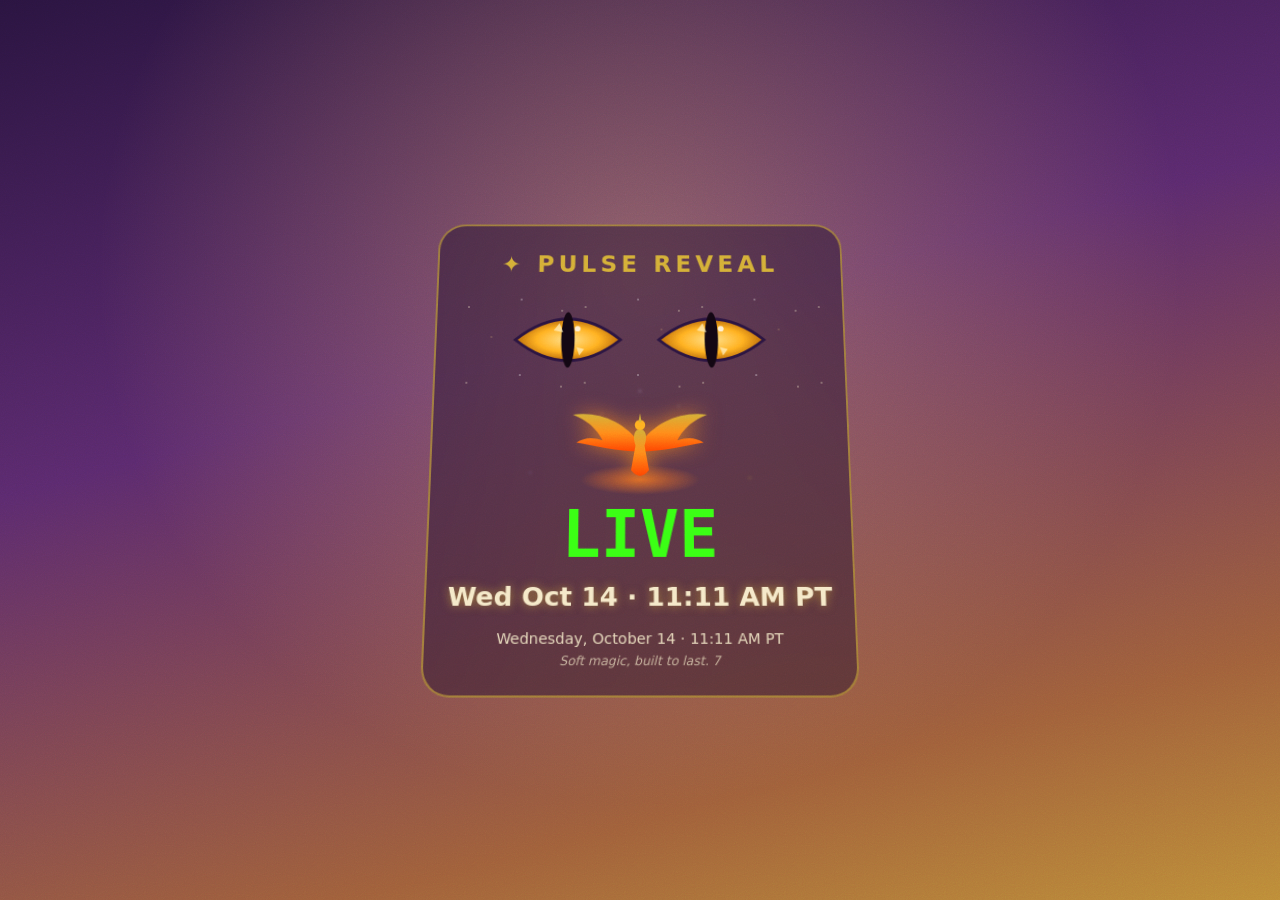
<file: pulse/index.html>
<!doctype html><html lang="en"><head><meta charset="utf-8">
<meta name="viewport" content="width=device-width,initial-scale=1,viewport-fit=cover">
<title>Pulse Reveal · 11:11 AM PT</title>
<meta name="description" content="Counting down to Wed Oct 14, 11:11 AM PT">
<link rel="icon" type="image/jpeg" href="https://cdn.jsdelivr.net/gh/tigerwillca/reynard-soft7-sepolia@ae7d304699989b945bfe8c0f4225f3a7fc952f83/images/033.jpg">
<meta name="theme-color" content="#2a1440">
<meta property="og:type" content="website">
<meta property="og:title" content="Pulse Reveal · 11:11 AM PT">
<meta property="og:description" content="Counting down to Wed Oct 14, 11:11 AM PT">
<meta property="og:url" content="https://tigerwillca.github.io/pulse-reveal/pulse/">
<meta property="og:image" content="https://tigerwillca.github.io/pulse-reveal/pulse/og.png">
<meta property="og:image:width" content="1200"><meta property="og:image:height" content="630">
<meta name="twitter:card" content="summary_large_image">
<meta name="twitter:title" content="Pulse Reveal · 11:11 AM PT">
<meta name="twitter:description" content="Counting down to Wed Oct 14, 11:11 AM PT">
<meta name="twitter:image" content="https://tigerwillca.github.io/pulse-reveal/pulse/og.png">
<style>
*{box-sizing:border-box;margin:0}
html,body{height:100%}
body{font-family:-apple-system,system-ui,"Segoe UI",sans-serif;color:#f5e9c8;display:flex;align-items:center;justify-content:center;padding:24px;
background:radial-gradient(ellipse at 50% 30%,rgba(255,200,110,.35),transparent 60%),linear-gradient(165deg,#2a1440 0%,#5b2a6e 40%,#a0603a 80%,#d4af37 115%);background-attachment:fixed}
body:after{content:"";position:fixed;inset:0;pointer-events:none;opacity:.14;mix-blend-mode:overlay;
background-image:url("data:image/svg+xml,%3Csvg xmlns='http://www.w3.org/2000/svg' width='160' height='160'%3E%3Cfilter id='n'%3E%3CfeTurbulence type='fractalNoise' baseFrequency='.9' numOctaves='3' stitchTiles='stitch'/%3E%3C/filter%3E%3Crect width='100%25' height='100%25' filter='url(%23n)'/%3E%3C/svg%3E")}
.card{width:min(420px,100%);text-align:center;padding:28px 20px 22px;border-radius:28px;border:2px solid rgba(212,175,55,.6);background:rgba(30,12,40,.45);backdrop-filter:blur(4px);animation:breathe 2s ease-in-out infinite}
@keyframes breathe{50%{border-color:rgba(57,255,20,.55);box-shadow:0 0 28px rgba(212,175,55,.35)}}
h1{color:#D4AF37;font-size:1.5rem;letter-spacing:.18em;font-weight:700}
.star{display:inline-block;color:#D4AF37;animation:tw 1.8s ease-in-out infinite}
@keyframes tw{50%{opacity:.35;transform:scale(.7) rotate(20deg)}}
svg{width:78%;max-width:300px;margin:18px auto 6px;display:block}
.pupil{transform-box:fill-box;transform-origin:center;animation:slit 5s ease-in-out infinite}
@keyframes slit{50%{transform:scaleX(.35)}}
#t{font:700 clamp(2.6rem,14vw,4rem)/1.1 ui-monospace,Menlo,monospace;color:#39FF14;margin:10px 0;animation:glow 1.25s ease-in-out infinite;font-variant-numeric:tabular-nums}
@keyframes glow{0%,100%{text-shadow:0 0 6px rgba(57,255,20,.5)}50%{text-shadow:0 0 18px #39FF14,0 0 32px rgba(57,255,20,.5)}}
footer{font-size:.9rem;opacity:.9;line-height:1.6}footer small{display:block;opacity:.75;font-style:italic}
.phx{width:150px;margin:14px auto 0;filter:drop-shadow(0 0 10px rgba(255,140,26,.7));animation:pg 2.4s ease-in-out infinite}
@keyframes pg{50%{filter:drop-shadow(0 0 22px rgba(255,176,32,.95))}}
.wl,.wr{transform-box:fill-box;animation:flap 1.6s ease-in-out infinite}.wl{transform-origin:right bottom}.wr{transform-origin:left bottom}
@keyframes flap{50%{transform:scaleY(.6) rotate(0)}}
.rv{color:#f5e9c8;font-weight:700;font-size:clamp(1.2rem,6vw,1.6rem);margin:4px 0 14px;text-shadow:0 0 10px rgba(212,175,55,.6)}
.rp{position:fixed;width:20px;height:20px;margin:-10px;border-radius:50%;border:2px solid #D4AF37;pointer-events:none;animation:rp .7s ease-out forwards}
@keyframes rp{to{transform:scale(9);opacity:0}}
.card{transition:transform .2s ease-out}
body:before{content:"";position:fixed;inset:0;pointer-events:none;background:linear-gradient(165deg,#b48ad8 0%,#d79a4a 60%,#f0c060 110%);opacity:0;animation:warm 7s ease-in-out infinite}
@keyframes warm{50%{opacity:.45}}
.eyes{position:relative}.dust{position:absolute;inset:-10px 0;pointer-events:none;opacity:.55;background-image:radial-gradient(1.5px 1.5px at 10% 30%,#fff6d0,transparent),radial-gradient(1px 1px at 30% 70%,#ffe08a,transparent),radial-gradient(1.5px 1.5px at 55% 20%,#fff,transparent),radial-gradient(1px 1px at 75% 60%,#ffd27a,transparent),radial-gradient(1.5px 1.5px at 90% 35%,#fff6d0,transparent);background-size:120px 80px;animation:drift 14s linear infinite}
@keyframes drift{to{background-position:120px -80px}}
.eyes svg{position:relative}
.glint{animation:gl 3s ease-in-out infinite}@keyframes gl{50%{opacity:.2}}
.swirl{position:absolute;left:50%;top:50%;width:260px;height:260px;margin:-130px;pointer-events:none;opacity:.35;border-radius:50%;filter:blur(1.5px);
background-image:radial-gradient(2px 2px at 50% 6%,#e6dcff,transparent),radial-gradient(2px 2px at 92% 40%,#D4AF37,transparent),radial-gradient(1.5px 1.5px at 75% 88%,#c9c2e0,transparent),radial-gradient(2px 2px at 20% 85%,#ffd27a,transparent),radial-gradient(1.5px 1.5px at 8% 38%,#b9a2ff,transparent),radial-gradient(1.5px 1.5px at 35% 15%,#ffe08a,transparent),radial-gradient(1.5px 1.5px at 65% 12%,#ddd,transparent);animation:orb 8s linear infinite}
@keyframes orb{to{transform:rotate(360deg)}}
.zone{position:relative}
.rise{position:relative;animation:rise 6s ease-in-out infinite}
.rise:before{content:"";position:absolute;left:50%;bottom:-6px;width:120px;height:30px;margin-left:-60px;border-radius:50%;background:radial-gradient(rgba(255,120,30,.75),transparent 70%);animation:emb 3s ease-in-out infinite}
@keyframes rise{0%,100%{transform:translateY(6px)}50%{transform:translateY(-6px)}}
@keyframes emb{50%{opacity:.4;transform:scaleX(.8)}}
#intro{animation:introKill 0s 6s forwards;position:fixed;inset:0;z-index:9;display:flex;flex-direction:column;align-items:center;justify-content:center;background:rgba(24,10,36,.92);transition:opacity .6s}
@keyframes introKill{to{opacity:0;visibility:hidden;pointer-events:none}}
#intro.off{opacity:0;pointer-events:none}
.tb{display:none;position:relative;background:#3a3a3e;border-radius:22px;padding:14px 18px;box-shadow:0 0 40px rgba(255,176,32,.35);animation:tbg 2s ease-in-out infinite}
.tb:after{content:"";position:absolute;left:-4px;bottom:-4px;width:14px;height:14px;border-radius:50%;background:#3a3a3e}
.tb b{display:inline-block;width:11px;height:11px;margin:0 4px;border-radius:50%;background:#8e8e93;animation:dot 1.2s ease-in-out infinite}
.tb b:nth-child(2){animation-delay:.2s}.tb b:nth-child(3){animation-delay:.4s}
@keyframes dot{30%{background:#e5e5ea;transform:translateY(-3px)}}
@keyframes tbg{50%{box-shadow:0 0 60px rgba(255,176,32,.6)}}
.sp{position:relative;width:44px;height:44px;animation:spin 1s steps(12) infinite}
.sp i{position:absolute;left:20px;top:2px;width:4px;height:12px;border-radius:2px;background:#007AFF;transform-origin:2px 20px;clip-path:polygon(15% 0,85% 0,100% 100%,0 100%)}
@keyframes spin{to{transform:rotate(360deg)}}
#it{color:#D4AF37;font-weight:700;font-size:clamp(1.2rem,6vw,1.7rem);letter-spacing:.06em;text-shadow:0 0 14px rgba(212,175,55,.9);min-height:1.5em;margin-top:18px}
#pc{position:fixed;inset:0;z-index:10;pointer-events:none}
@media (prefers-reduced-motion:reduce){*{animation:none!important}#intro,#pc{display:none!important}.card{transition:none}}
</style></head><body><div id="intro" role="presentation"><div class="tb" id="tb"><b></b><b></b><b></b></div><div class="sp" id="sp"></div><div id="it"></div></div><canvas id="pc"></canvas><canvas id="em" style="position:fixed;inset:0;z-index:11;pointer-events:none"></canvas>
<main class="card" id="c">
<h1 id="h1"><span class="star">✦</span> PULSE REVEAL</h1>
<div class="eyes"><div class="dust"></div><svg viewBox="0 0 300 100" aria-hidden="true"><defs><radialGradient id="i"><stop offset="0" stop-color="#ffe08a"/><stop offset=".6" stop-color="#FFB020"/><stop offset="1" stop-color="#b8670a"/></radialGradient></defs>
<g><path d="M20 50Q75 5 130 50Q75 95 20 50Z" fill="url(#i)" stroke="#2a1440" stroke-width="3"/><ellipse class="pupil" cx="75" cy="50" rx="7" ry="30" fill="#120612"/><circle cx="85" cy="38" r="3" fill="#fff" opacity=".8"/></g>
<g><path d="M170 50Q225 5 280 50Q225 95 170 50Z" fill="url(#i)" stroke="#2a1440" stroke-width="3"/><ellipse class="pupil" cx="225" cy="50" rx="7" ry="30" fill="#120612"/><circle cx="235" cy="38" r="3" fill="#fff" opacity=".8"/></g><g class="glint" fill="#fff3c4" opacity=".7"><path d="M60 40l6-8 4 10z"/><path d="M84 58l8 2-5 7z"/><path d="M210 40l6-8 4 10z"/><path d="M234 58l8 2-5 7z"/></g></svg></div>
<div class="zone"><div class="swirl"></div><div class="rise"><svg class="phx" viewBox="0 0 200 120" aria-hidden="true"><defs><linearGradient id="f" x1="0" y1="1" x2="0" y2="0"><stop offset="0" stop-color="#ff4500"/><stop offset=".5" stop-color="#ff8c1a"/><stop offset="1" stop-color="#D4AF37"/></linearGradient></defs>
<g class="wl"><path d="M100 60C80 30 45 15 10 20C35 30 45 45 50 55C35 50 25 52 15 58C40 62 70 70 100 70Z" fill="url(#f)"/></g>
<g class="wr"><path d="M100 60C120 30 155 15 190 20C165 30 155 45 150 55C165 50 175 52 185 58C160 62 130 70 100 70Z" fill="url(#f)"/></g>
<path d="M100 40C108 40 110 50 106 62L112 95Q100 110 88 95L94 62C90 50 92 40 100 40Z" fill="url(#f)"/><circle cx="100" cy="34" r="7" fill="#ffb020"/><path d="M98 30L100 18L102 30Z" fill="#D4AF37"/></svg></div>
<div id="t" aria-live="polite">--:--:--</div>
<div class="rv">Wed Oct 14 · 11:11 AM PT</div></div>
<footer>Wednesday, October 14 · 11:11 AM PT<small>Soft magic, built to last. 7</small></footer>
</main><script>
var T=Date.parse("2026-10-14T18:11:00Z"),e=document.getElementById("t");
function p(n){return(n<10?"0":"")+n}
function u(){var s=Math.floor((T-Date.now())/1000);if(s<=0){e.textContent="LIVE";return}
e.textContent=Math.floor(s/3600)+":"+p(Math.floor(s/60)%60)+":"+p(s%60);setTimeout(u,1000-Date.now()%1000)}u();
var c=document.getElementById("c"),rm=matchMedia("(prefers-reduced-motion:reduce)").matches,on=0;
function tilt(ev){if(rm)return;var x=Math.max(-15,Math.min(15,ev.gamma||0)),y=Math.max(-15,Math.min(15,(ev.beta||0)-40));c.style.transform="perspective(800px) rotateY("+x*.6+"deg) rotateX("+(-y*.6)+"deg)"}
function en(){if(on)return;on=1;var D=window.DeviceOrientationEvent;if(!D)return;if(typeof D.requestPermission=="function"){D.requestPermission().then(function(s){if(s=="granted")addEventListener("deviceorientation",tilt)}).catch(function(){})}else addEventListener("deviceorientation",tilt)}
addEventListener("pointerdown",function(ev){try{if(navigator.vibrate)navigator.vibrate(15)}catch(e){}try{en()}catch(e){}if(rm)return;var r=document.createElement("i");r.className="rp";r.style.left=ev.clientX+"px";r.style.top=ev.clientY+"px";document.body.appendChild(r);setTimeout(function(){r.remove()},800)});
if(!(window.DeviceOrientationEvent&&typeof DeviceOrientationEvent.requestPermission=="function"))en();

function hideIntro(){try{var a=document.getElementById("intro");a.classList.add("off");a.style.display="none";var q=document.getElementById("pc");q.getContext("2d").clearRect(0,0,q.width,q.height)}catch(e){}}
window.onerror=function(){hideIntro()};
(function(){try{var I=document.getElementById("intro"),sp=document.getElementById("sp"),it=document.getElementById("it"),cv=document.getElementById("pc"),x=cv.getContext("2d"),ph=document.querySelector(".phx"),busy=0,MSG="Pulse reveal \u00b7 11:11 AM PT";
for(var k=0;k<12;k++){var s=document.createElement("i");s.style.transform="rotate("+k*30+"deg)";s.style.opacity=(k+1)/12;sp.appendChild(s)}
var PATHS=["M100 60C80 30 45 15 10 20C35 30 45 45 50 55C35 50 25 52 15 58C40 62 70 70 100 70Z","M100 60C120 30 155 15 190 20C165 30 155 45 150 55C165 50 175 52 185 58C160 62 130 70 100 70Z","M100 40C108 40 110 50 106 62L112 95Q100 110 88 95L94 62C90 50 92 40 100 40Z"];
function targets(n){var r=ph.getBoundingClientRect(),o=document.createElement("canvas");o.width=200;o.height=120;var g=o.getContext("2d");PATHS.forEach(function(p){g.fill(new Path2D(p))});g.beginPath();g.arc(100,34,7,0,7);g.fill();
var d=g.getImageData(0,0,200,120).data,a=[];for(var y=0;y<120;y+=2)for(var X=0;X<200;X+=2)if(d[(y*200+X)*4+3])a.push([r.left+X*r.width/200,r.top+y*r.height/120]);var t=[];for(var i=0;i<n;i++)t.push(a[Math.floor(Math.random()*a.length)]);return t}
/* typingBubble(ms): shows the iMessage-style three-dot bubble for ms, resolves after. */
window.typingBubble=function(ms){var b=document.getElementById("tb");b.style.display="block";return new Promise(function(r){setTimeout(function(){b.style.display="none";r()},ms||1600)})};
/* iosSpinnerReveal(msg,ms): 12-spoke spinner for ms, then types msg, then dissolves its letters into sparks that assemble on .phx. */
window.iosSpinnerReveal=function(msg,ms){MSG=msg||MSG;return new Promise(function(done){sp.style.display="block";it.textContent="";
setTimeout(function(){sp.style.display="none";var i=0,ty=setInterval(function(){it.textContent=MSG.slice(0,++i);if(i>=MSG.length){clearInterval(ty);setTimeout(function(){try{burst(done)}catch(e){done()}},400)}},40)},ms||1700)})};
function run(){if(busy)return;busy=1;I.style.display="";if(window._ran)I.style.animation="none";window._ran=1;var fs=setTimeout(function(){busy=0;hideIntro()},6000);function fin(){clearTimeout(fs);busy=0;hideIntro()}cv.width=innerWidth;cv.height=innerHeight;I.classList.remove("off");sp.style.display="none";it.textContent="";
try{typingBubble(1200).then(function(){return iosSpinnerReveal(MSG,1200)}).then(fin,fin)}catch(e){fin()}}
function burst(done){var r=it.getBoundingClientRect(),o=document.createElement("canvas");o.width=Math.ceil(r.width);o.height=Math.ceil(r.height);var g=o.getContext("2d"),cs=getComputedStyle(it);g.font=cs.fontWeight+" "+cs.fontSize+" "+cs.fontFamily;g.textBaseline="middle";g.fillText(MSG,0,o.height/2);
var d=g.getImageData(0,0,o.width,o.height).data,P=[];for(var y=0;y<o.height;y+=3)for(var X=0;X<o.width;X+=3)if(d[(y*o.width+X)*4+3]>128)P.push({x:r.left+X,y:r.top+y});
var T=targets(P.length);P.forEach(function(p,i){p.sx=p.x;p.sy=p.y;p.tx=T[i][0];p.ty=T[i][1];p.d=Math.random()*.3});it.textContent="";I.classList.add("off");
var t0=performance.now(),sf=setTimeout(function(){P=[];x.clearRect(0,0,cv.width,cv.height);done&&done();done=0},2600);(function f(n){var t=(n-t0)/1800;x.clearRect(0,0,cv.width,cv.height);P.forEach(function(p){var k=Math.min(1,Math.max(0,(t-p.d)/(1-.3))),e=1-Math.pow(1-k,3),w=Math.sin(k*Math.PI)*40;
x.fillStyle=k<1?"hsl("+(20+k*25)+",100%,"+(55+k*10)+"%)":"#D4AF37";x.globalAlpha=t>1.1?Math.max(0,1-(t-1.1)*3):1;x.fillRect(p.sx+(p.tx-p.sx)*e+w*Math.sin(p.d*40),p.sy+(p.ty-p.sy)*e-w,2,2)});
if(t<1.45)requestAnimationFrame(f);else{clearTimeout(sf);x.clearRect(0,0,cv.width,cv.height);done&&done();done=0}})(t0)}
if(rm){I.classList.add("off")}else{run();setInterval(run,90000);document.getElementById("h1").addEventListener("click",run)}}catch(e){hideIntro()}})();

(function(){try{if(matchMedia("(prefers-reduced-motion:reduce)").matches)return;var c=document.getElementById("em"),x=c.getContext("2d"),E=[],run=0;
function sz(){c.width=innerWidth;c.height=innerHeight}sz();addEventListener("resize",sz);
function add(px,py){E.push({x:px,y:py,vx:(Math.random()-.5)*.8,vy:-Math.random()*1.2-.3,r:1.5+Math.random()*2.5,t:performance.now()});if(E.length>30)E.shift();if(!run){run=1;requestAnimationFrame(f)}}
function f(n){x.clearRect(0,0,c.width,c.height);E=E.filter(function(e){return n-e.t<600});E.forEach(function(e){var k=(n-e.t)/600;e.x+=e.vx;e.y+=e.vy;x.globalAlpha=1-k;x.fillStyle="hsl("+(18+k*28)+",100%,"+(55+k*10)+"%)";x.shadowColor="#ff8c1a";x.shadowBlur=8;x.beginPath();x.arc(e.x,e.y,e.r*(1-k*.5),0,7);x.fill()});
if(E.length)requestAnimationFrame(f);else{run=0;x.clearRect(0,0,c.width,c.height)}}
addEventListener("mousemove",function(e){add(e.clientX,e.clientY)});addEventListener("touchmove",function(e){for(var i=0;i<e.touches.length;i++)add(e.touches[i].clientX,e.touches[i].clientY)},{passive:true})}catch(e){}})();
</script></body></html>
</file>
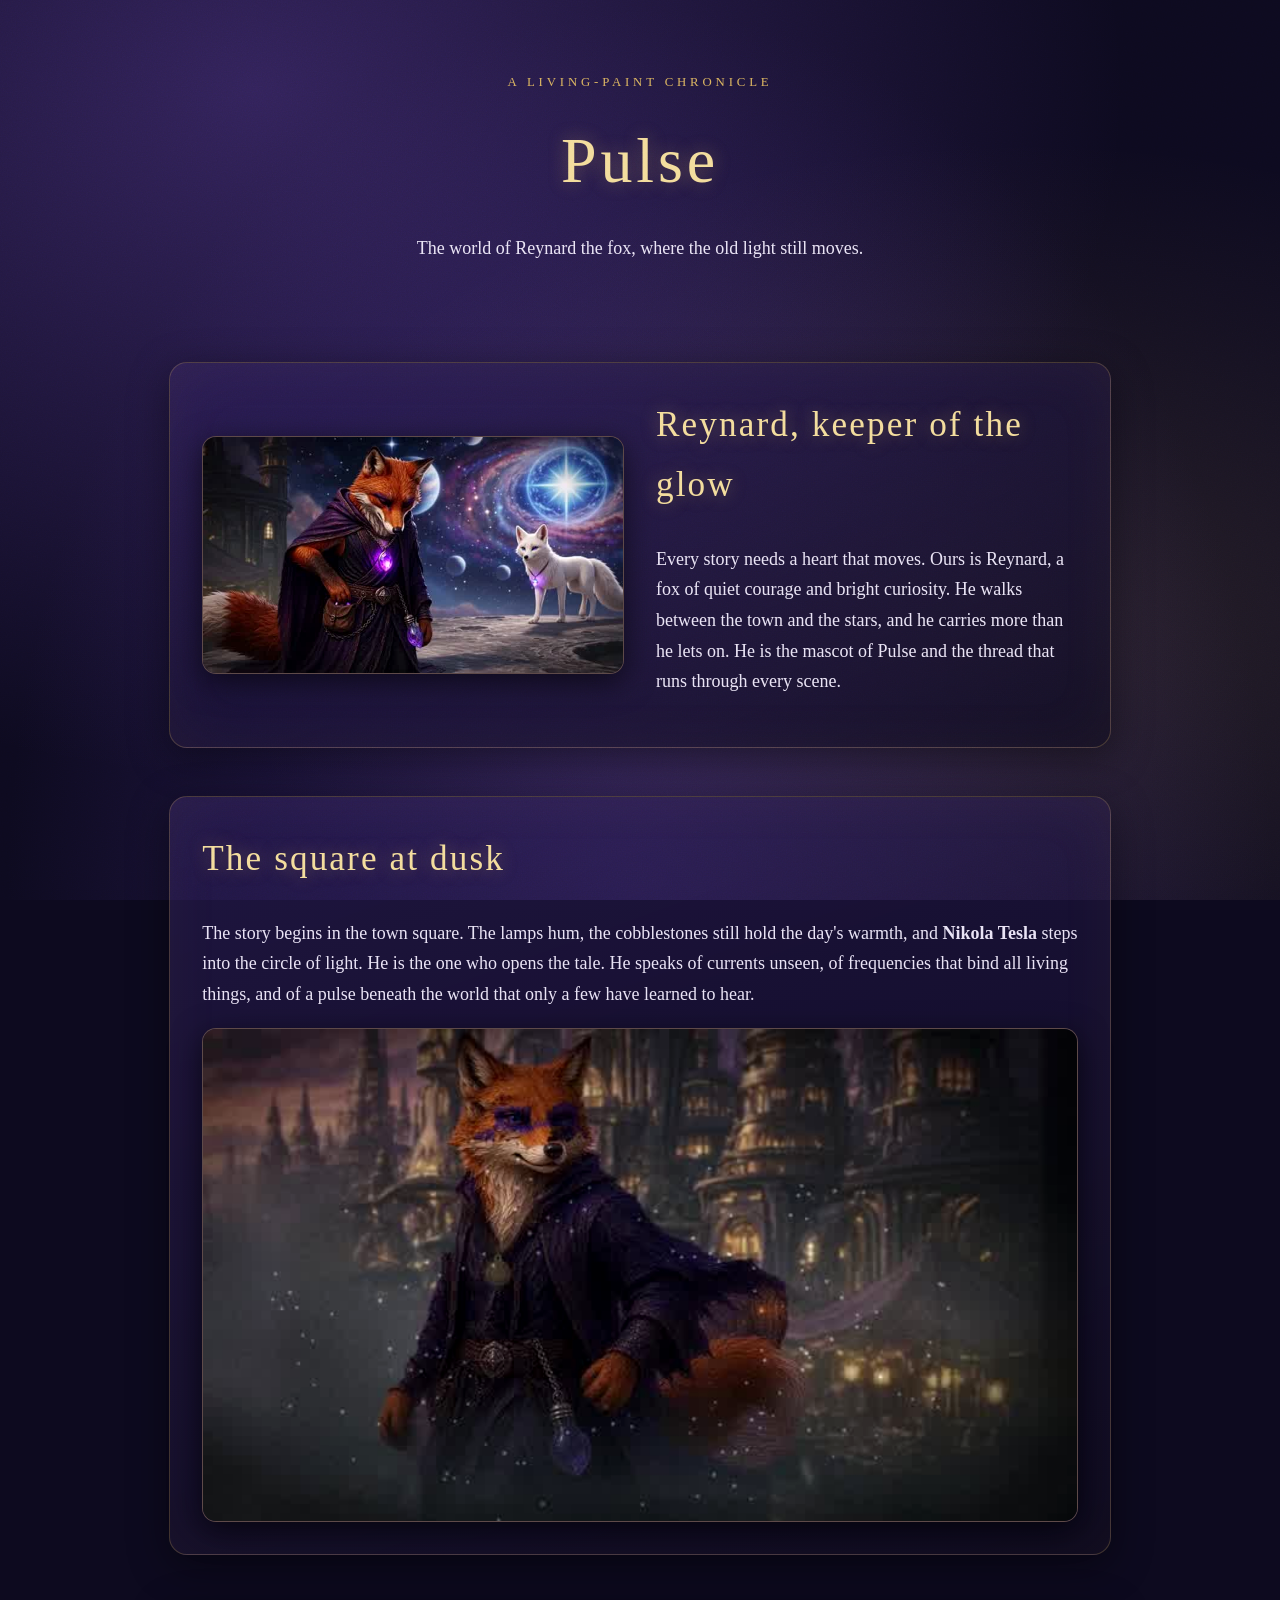
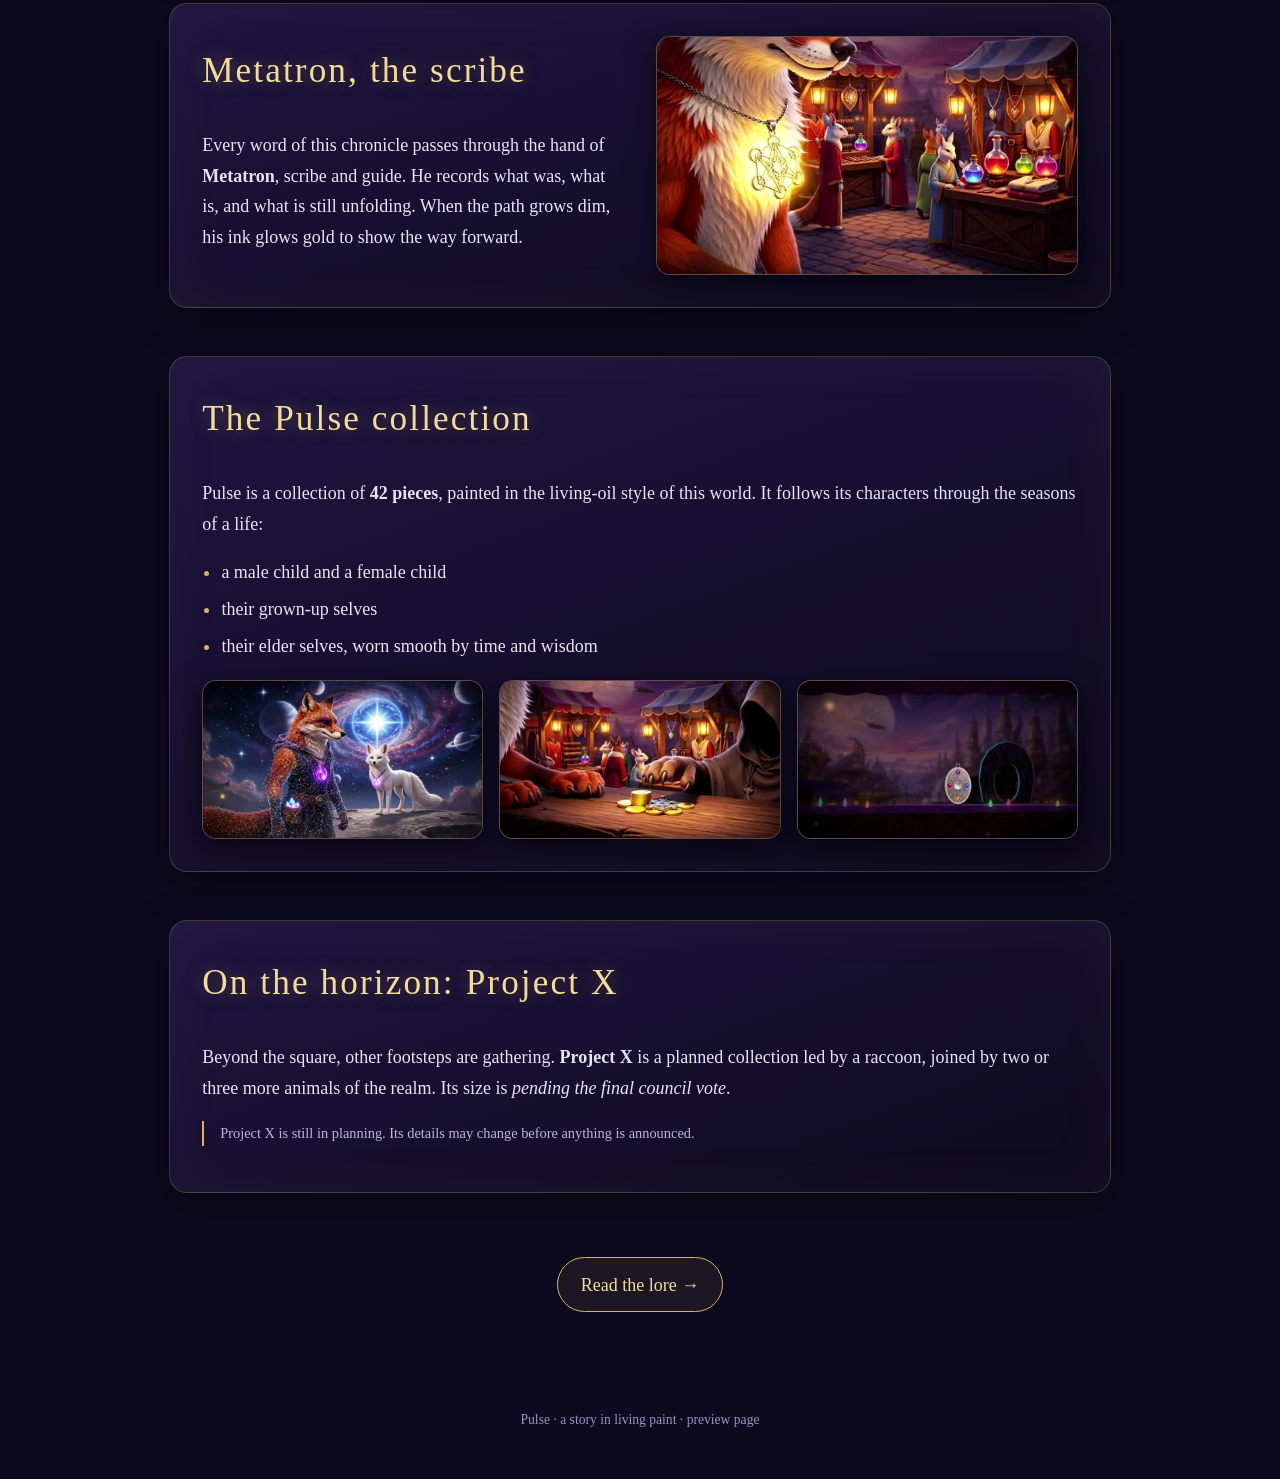
<file: world/index.html>
<!doctype html><html lang="en"><head><meta charset="utf-8"><meta name="viewport" content="width=device-width,initial-scale=1"><meta name="robots" content="noindex">
<title>Pulse — The World of Reynard</title><link rel="stylesheet" href="style.css"></head><body>
<header><div class="kicker">A living-paint chronicle</div><h1>Pulse</h1><p>The world of Reynard the fox, where the old light still moves.</p></header>
<main>
<section class="split"><figure><img data-b64="img/mf-5.b64" alt="Painterly still of the Pulse world"></figure>
<div><h2>Reynard, keeper of the glow</h2><p>Every story needs a heart that moves. Ours is Reynard, a fox of quiet courage and bright curiosity. He walks between the town and the stars, and he carries more than he lets on. He is the mascot of Pulse and the thread that runs through every scene.</p></div></section>
<section><h2>The square at dusk</h2><p>The story begins in the town square. The lamps hum, the cobblestones still hold the day's warmth, and <strong>Nikola Tesla</strong> steps into the circle of light. He is the one who opens the tale. He speaks of currents unseen, of frequencies that bind all living things, and of a pulse beneath the world that only a few have learned to hear.</p>
<figure><img data-b64="img/f-22_7.b64" alt="Painterly frame from the opening scene"></figure></section>
<section class="split"><div><h2>Metatron, the scribe</h2><p>Every word of this chronicle passes through the hand of <strong>Metatron</strong>, scribe and guide. He records what was, what is, and what is still unfolding. When the path grows dim, his ink glows gold to show the way forward.</p></div><figure><img data-b64="img/t3-9_5.b64" alt="Painterly still, golden light"></figure></section>
<section><h2>The Pulse collection</h2><p>Pulse is a collection of <strong>42 pieces</strong>, painted in the living-oil style of this world. It follows its characters through the seasons of a life:</p>
<ul><li>a male child and a female child</li><li>their grown-up selves</li><li>their elder selves, worn smooth by time and wisdom</li></ul>
<div class="gallery"><figure><img data-b64="img/mf-9.b64" alt="Pulse character still"></figure><figure><img data-b64="img/t3-4.b64" alt="Pulse character still"></figure><figure><img data-b64="img/f-26.b64" alt="Pulse world frame"></figure></div></section>
<section><h2>On the horizon: Project X</h2><p>Beyond the square, other footsteps are gathering. <strong>Project X</strong> is a planned collection led by a raccoon, joined by two or three more animals of the realm. Its size is <em>pending the final council vote</em>.</p><p class="note">Project X is still in planning. Its details may change before anything is announced.</p></section>
<div style="text-align:center"><a class="cta" href="lore.html">Read the lore →</a></div>
</main><footer>Pulse · a story in living paint · preview page</footer><script src="loader.js"></script></body></html>
</file>
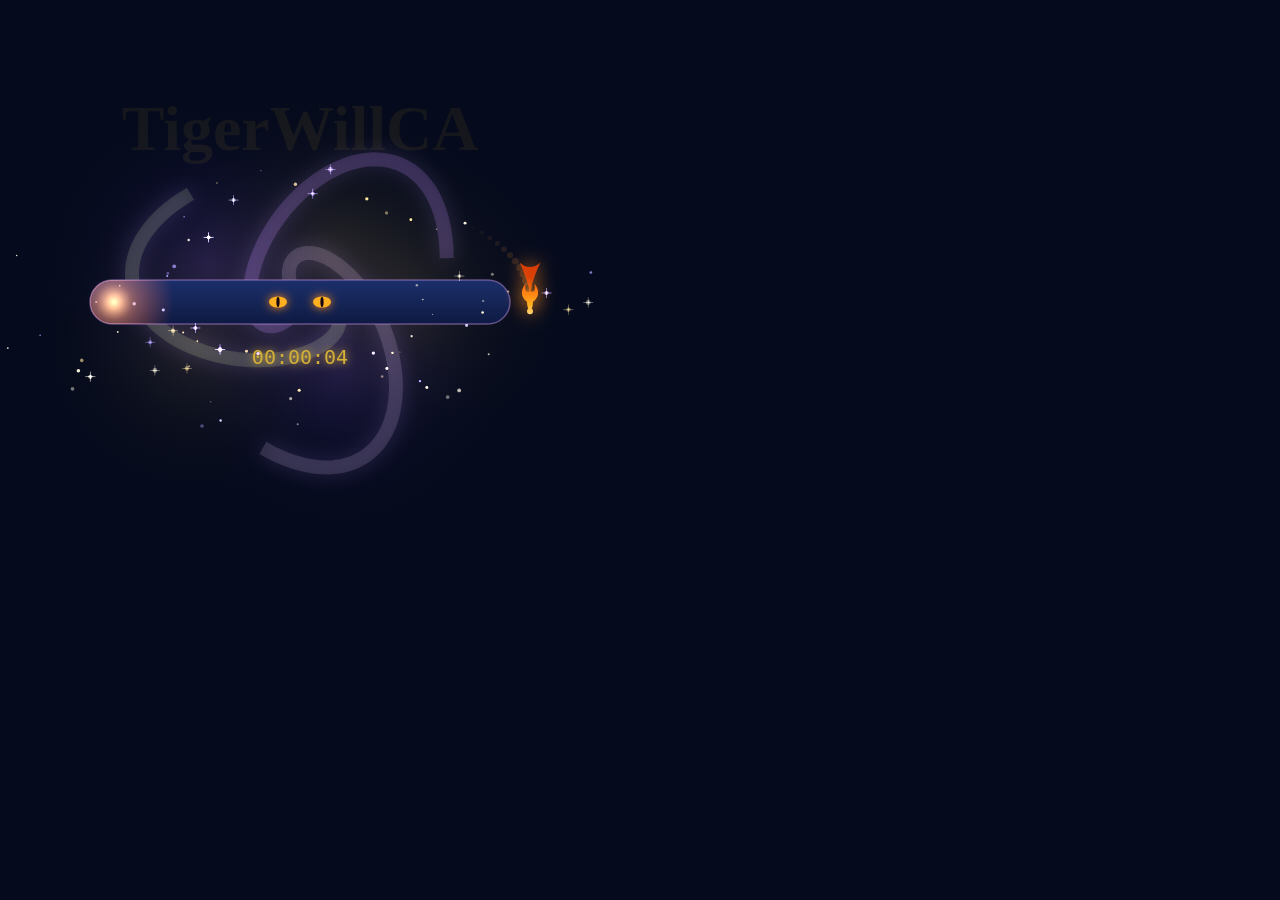
<file: clips/scene.html>
<!doctype html><html><body style="margin:0;background:#050a1c"><canvas id=c width=600 height=600></canvas><script>
const c=document.getElementById('c'),x=c.getContext('2d'),W=600,H=600,T=4,TAU=Math.PI*2;
function R(n){let s=n*9301+49297;return()=>((s=(s*9301+49297)%233280)/233280)}
const r=R(7),stars=[...Array(70)].map(()=>({a:r()*TAU,rad:120+r()*200,sz:.6+r()*1.8,ph:r()*TAU,k:(r()<.5?1:2)*(r()<.5?1:-1),tw:1+Math.floor(r()*3),col:['#fff6d0','#ffe08a','#b9a2ff','#e6dcff'][Math.floor(r()*4)]}));
const cx=300,cy=300;
function phoenix(px,py,ang,flap,s){x.save();x.translate(px,py);x.rotate(ang);x.scale(s,s);
 x.shadowColor='#ff8c1a';x.shadowBlur=18;let g=x.createLinearGradient(-30,0,30,0);g.addColorStop(0,'#ff4500');g.addColorStop(.6,'#ffb020');g.addColorStop(1,'#fff3c4');x.fillStyle=g;
 for(const sd of[1,-1]){x.beginPath();x.moveTo(5,0);x.quadraticCurveTo(-5,sd*(18+12*flap),-22,sd*(30*flap+6));x.quadraticCurveTo(-8,sd*8,-12,0);x.fill();}
 x.beginPath();x.ellipse(2,0,12,4,0,0,TAU);x.fill();x.beginPath();x.arc(15,0,4,0,TAU);x.fill();
 x.beginPath();x.moveTo(-10,0);x.quadraticCurveTo(-35,6,-50,14);x.quadraticCurveTo(-38,0,-50,-14);x.quadraticCurveTo(-35,-6,-10,0);x.globalAlpha=.8;x.fill();x.restore();}
function draw(t){const p=t/T,a=p*TAU;x.globalCompositeOperation='source-over';x.fillStyle='#050a1c';x.fillRect(0,0,W,H);
 // nebula swirl
 x.globalCompositeOperation='lighter';for(let i=0;i<5;i++){const an=a/ (i%2?1:-1)+i*TAU/5,rr=110+20*Math.sin(a+i);const gx=cx+Math.cos(an)*rr,gy=cy+Math.sin(an)*rr*.55;let g=x.createRadialGradient(gx,gy,0,gx,gy,170);g.addColorStop(0,i%2?'rgba(120,70,200,.20)':'rgba(212,175,55,.12)');g.addColorStop(1,'rgba(0,0,0,0)');x.fillStyle=g;x.fillRect(0,0,W,H);}
 // swirl arms violet->gold
 x.save();x.translate(cx,cy);x.rotate(a);for(let k=0;k<3;k++){x.rotate(TAU/3);x.beginPath();for(let s=0;s<1;s+=.01){const rr=20+s*190,th=s*4.2;x.lineTo(Math.cos(th)*rr,Math.sin(th)*rr*.6)}x.strokeStyle=`rgba(${180-k*10},${120+k*30},${220-k*60},.18)`;x.lineWidth=14;x.shadowColor='#b48ad8';x.shadowBlur=20;x.stroke();}x.restore();
 x.globalCompositeOperation='source-over';
 // faint text
 x.font='600 64px Georgia,serif';x.textAlign='center';x.fillStyle='rgba(212,175,55,.08)';x.fillText('TigerWillCA',cx,150);
 // toolbar
 x.shadowBlur=0;const bx=90,by=280,bw=420,bh=44;let tg=x.createLinearGradient(0,by,0,by+bh);tg.addColorStop(0,'#1c2f6b');tg.addColorStop(1,'#0e1a42');x.fillStyle=tg;x.beginPath();x.roundRect(bx,by,bw,bh,22);x.fill();x.strokeStyle='rgba(180,138,216,.5)';x.lineWidth=1.5;x.stroke();
 // tiger eyes
 for(const ex of[cx-22,cx+22]){x.fillStyle='#ffb020';x.shadowColor='#ff8c1a';x.shadowBlur=10;x.beginPath();x.ellipse(ex,by+22,9,5.5,0,0,TAU);x.fill();x.shadowBlur=0;x.fillStyle='#120612';x.beginPath();x.ellipse(ex,by+22,1.6,5,0,0,TAU);x.fill();}
 // ember along toolbar (ping-pong, seamless)
 const u=.5-.5*Math.cos(a),ex=bx+24+u*(bw-48);x.save();x.beginPath();x.roundRect(bx,by,bw,bh,22);x.clip();let eg=x.createRadialGradient(ex,by+bh/2,0,ex,by+bh/2,60);eg.addColorStop(0,'rgba(255,200,110,.9)');eg.addColorStop(.3,'rgba(255,120,30,.45)');eg.addColorStop(1,'rgba(255,69,0,0)');x.globalCompositeOperation='lighter';x.fillStyle=eg;x.fillRect(bx,by,bw,bh);x.restore();
 x.globalCompositeOperation='lighter';let eh=x.createRadialGradient(ex,by+bh/2,0,ex,by+bh/2,26);eh.addColorStop(0,'rgba(255,170,60,.35)');eh.addColorStop(1,'rgba(0,0,0,0)');x.fillStyle=eh;x.fillRect(ex-30,by-10,60,bh+20);
 // timer
 x.globalCompositeOperation='source-over';x.font='500 20px ui-monospace,Menlo,monospace';x.fillStyle='#D4AF37';x.shadowColor='#D4AF37';x.shadowBlur=8;x.fillText('00:00:'+String(4-Math.floor(t)).padStart(2,'0'),cx,by+bh+40);x.shadowBlur=0;
 // stars
 x.globalCompositeOperation='lighter';for(const s of stars){const an=s.a+a*s.k*.5,sx=cx+Math.cos(an)*s.rad,sy=cy+Math.sin(an)*s.rad*.45;const al=.35+.65*(.5+.5*Math.sin(a*s.tw+s.ph));x.fillStyle=s.col;x.globalAlpha=al;x.beginPath();x.arc(sx,sy,s.sz,0,TAU);x.fill();if(s.sz>1.9){x.fillRect(sx-5,sy-.4,10,.8);x.fillRect(sx-.4,sy-5,.8,10)}}x.globalAlpha=1;
 // phoenix orbit
 const pa=a,px=cx+Math.cos(pa)*230,py=cy+Math.sin(pa)*110,dir=Math.atan2(Math.cos(pa)*110,-Math.sin(pa)*230);
 // trail
 for(let i=1;i<14;i++){const q=pa-i*.06;x.globalAlpha=.25*(1-i/14);x.fillStyle='#ff8c1a';x.beginPath();x.arc(cx+Math.cos(q)*230,cy+Math.sin(q)*110,4*(1-i/14)+1,0,TAU);x.fill();}x.globalAlpha=1;
 x.globalCompositeOperation='source-over';const front=Math.sin(pa)>0;phoenix(px,py,dir,Math.sin(a*4),front?1:.75);}
window.draw=draw;draw(0);
</script></body></html>
</file>
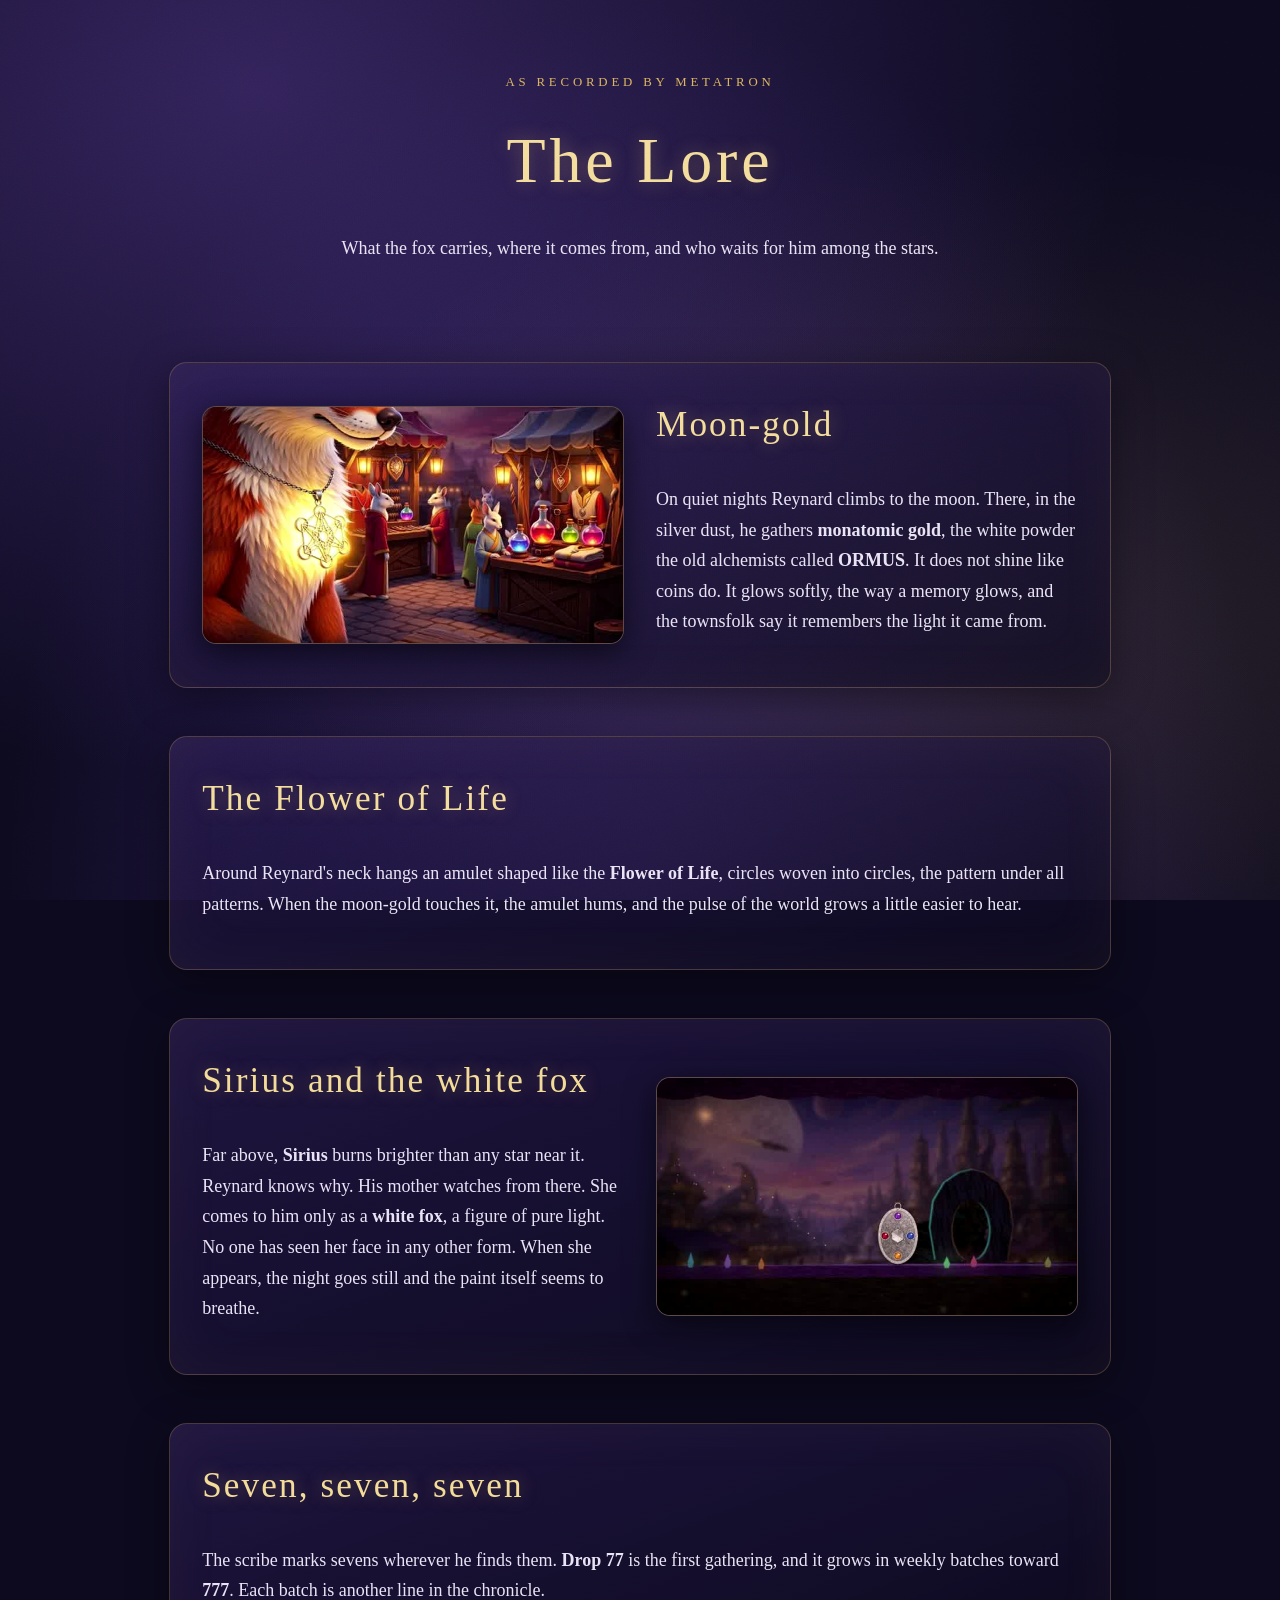
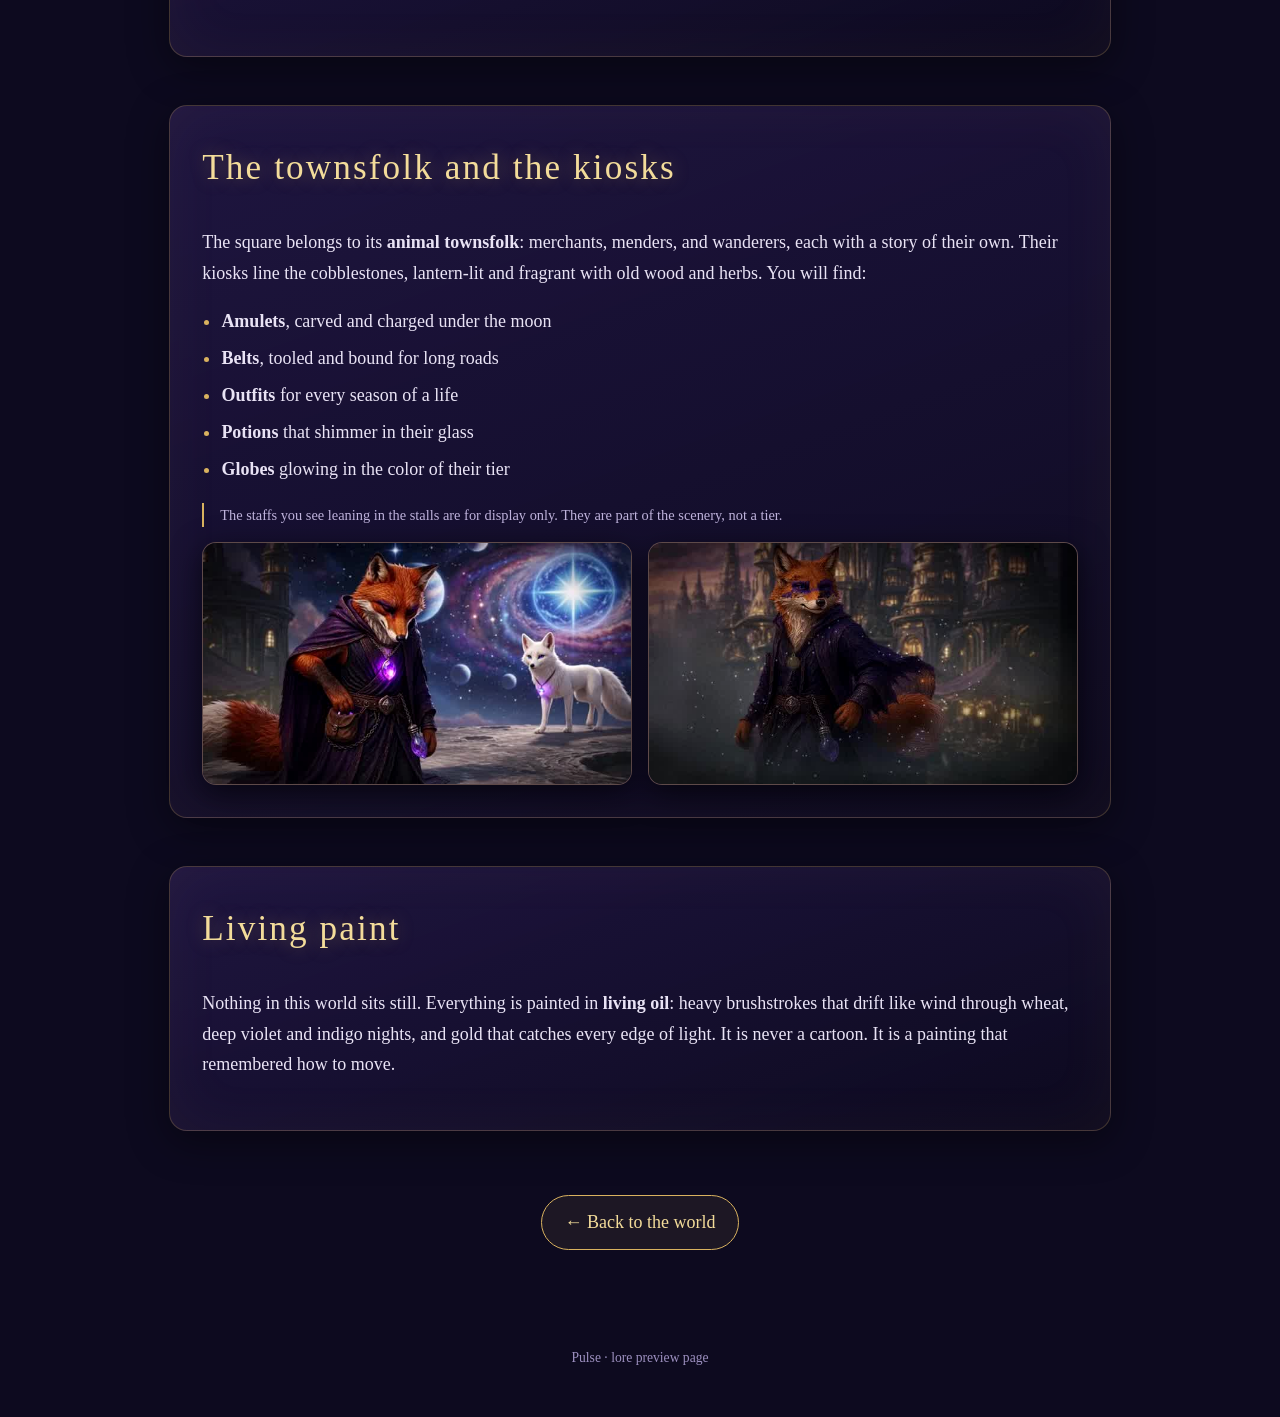
<file: world/lore.html>
<!doctype html><html lang="en"><head><meta charset="utf-8"><meta name="viewport" content="width=device-width,initial-scale=1"><meta name="robots" content="noindex">
<title>Pulse — Lore</title><link rel="stylesheet" href="style.css"></head><body>
<header><div class="kicker">As recorded by Metatron</div><h1>The Lore</h1><p>What the fox carries, where it comes from, and who waits for him among the stars.</p></header>
<main>
<section class="split"><figure><img data-b64="img/t3-9_5.b64" alt="Golden light on the moon"></figure>
<div><h2>Moon-gold</h2><p>On quiet nights Reynard climbs to the moon. There, in the silver dust, he gathers <strong>monatomic gold</strong>, the white powder the old alchemists called <strong>ORMUS</strong>. It does not shine like coins do. It glows softly, the way a memory glows, and the townsfolk say it remembers the light it came from.</p></div></section>
<section><h2>The Flower of Life</h2><p>Around Reynard's neck hangs an amulet shaped like the <strong>Flower of Life</strong>, circles woven into circles, the pattern under all patterns. When the moon-gold touches it, the amulet hums, and the pulse of the world grows a little easier to hear.</p></section>
<section class="split"><div><h2>Sirius and the white fox</h2><p>Far above, <strong>Sirius</strong> burns brighter than any star near it. Reynard knows why. His mother watches from there. She comes to him only as a <strong>white fox</strong>, a figure of pure light. No one has seen her face in any other form. When she appears, the night goes still and the paint itself seems to breathe.</p></div><figure><img data-b64="img/f-26.b64" alt="Painterly night frame"></figure></section>
<section><h2>Seven, seven, seven</h2><p>The scribe marks sevens wherever he finds them. <strong>Drop 77</strong> is the first gathering, and it grows in weekly batches toward <strong>777</strong>. Each batch is another line in the chronicle.</p></section>
<section><h2>The townsfolk and the kiosks</h2><p>The square belongs to its <strong>animal townsfolk</strong>: merchants, menders, and wanderers, each with a story of their own. Their kiosks line the cobblestones, lantern-lit and fragrant with old wood and herbs. You will find:</p>
<ul><li><strong>Amulets</strong>, carved and charged under the moon</li><li><strong>Belts</strong>, tooled and bound for long roads</li><li><strong>Outfits</strong> for every season of a life</li><li><strong>Potions</strong> that shimmer in their glass</li><li><strong>Globes</strong> glowing in the color of their tier</li></ul>
<p class="note">The staffs you see leaning in the stalls are for display only. They are part of the scenery, not a tier.</p>
<div class="gallery"><figure><img data-b64="img/mf-5.b64" alt="Townsfolk still"></figure><figure><img data-b64="img/f-22_7.b64" alt="Town square frame"></figure></div></section>
<section><h2>Living paint</h2><p>Nothing in this world sits still. Everything is painted in <strong>living oil</strong>: heavy brushstrokes that drift like wind through wheat, deep violet and indigo nights, and gold that catches every edge of light. It is never a cartoon. It is a painting that remembered how to move.</p></section>
<div style="text-align:center"><a class="cta" href="index.html">← Back to the world</a></div>
</main><footer>Pulse · lore preview page</footer><script src="loader.js"></script></body></html>
</file>
<file: world/style.css>
:root{--night:#0d0a1f;--indigo:#1b1640;--violet:#2e1f5c;--gold:#d9b25f;--gold2:#f3dc9a;--ink:#e9e3f5}
*{box-sizing:border-box}html{scroll-behavior:smooth}
body{margin:0;color:var(--ink);font:18px/1.7 Georgia,"Times New Roman",serif;background:var(--night);
background-image:radial-gradient(ellipse at 20% 10%,rgba(120,80,200,.35),transparent 60%),radial-gradient(ellipse at 80% 70%,rgba(217,178,95,.12),transparent 55%),radial-gradient(ellipse at 50% 100%,#2e1f5c,transparent 70%);background-attachment:fixed}
body:before{content:"";position:fixed;inset:0;pointer-events:none;opacity:.18;mix-blend-mode:overlay;
background-image:url("data:image/svg+xml,%3Csvg xmlns='http://www.w3.org/2000/svg' width='300' height='300'%3E%3Cfilter id='n'%3E%3CfeTurbulence type='fractalNoise' baseFrequency='.8' numOctaves='3'/%3E%3C/filter%3E%3Crect width='100%25' height='100%25' filter='url(%23n)'/%3E%3C/svg%3E")}
header{text-align:center;padding:4.5rem 1.2rem 2rem}
h1,h2,h3{font-weight:normal;color:var(--gold2);letter-spacing:.06em;text-shadow:0 0 18px rgba(217,178,95,.35)}
h1{font-size:clamp(2.2rem,7vw,4rem);margin:.2em 0}h2{font-size:clamp(1.5rem,4.5vw,2.2rem);margin-top:0}
.kicker{text-transform:uppercase;letter-spacing:.3em;font-size:.8rem;color:var(--gold)}
main{max-width:980px;margin:0 auto;padding:0 1.2rem 4rem}
section{margin:3rem 0;padding:2rem;border:1px solid rgba(217,178,95,.25);border-radius:18px;
background:linear-gradient(160deg,rgba(46,31,92,.55),rgba(13,10,31,.75));box-shadow:0 10px 40px rgba(0,0,0,.45),inset 0 0 60px rgba(217,178,95,.05)}
.split{display:grid;grid-template-columns:1fr 1fr;gap:2rem;align-items:center}
@media(max-width:720px){.split{grid-template-columns:1fr}section{padding:1.3rem}body{font-size:17px}}
figure{margin:0}img{width:100%;display:block;border-radius:14px;border:1px solid rgba(217,178,95,.35);box-shadow:0 8px 30px rgba(0,0,0,.6);filter:saturate(1.08) contrast(1.03);min-height:120px;background:var(--indigo)}
figcaption{font-size:.85rem;font-style:italic;color:#bfb3dc;margin-top:.5rem;text-align:center}
.gallery{display:grid;grid-template-columns:repeat(auto-fit,minmax(200px,1fr));gap:1rem}
ul{padding-left:1.2rem}li{margin:.4rem 0}li::marker{color:var(--gold)}
.note{font-size:.9rem;color:#bfb3dc;border-left:2px solid var(--gold);padding-left:1rem}
a{color:var(--gold2)}.cta{display:inline-block;margin-top:1rem;padding:.7rem 1.4rem;border:1px solid var(--gold);border-radius:999px;text-decoration:none;background:rgba(217,178,95,.08)}
.cta:hover{background:rgba(217,178,95,.2)}
footer{text-align:center;padding:2rem 1rem 3rem;color:#9d90c0;font-size:.85rem}
.sep{text-align:center;color:var(--gold);letter-spacing:1em;margin:2rem 0}
</file>
